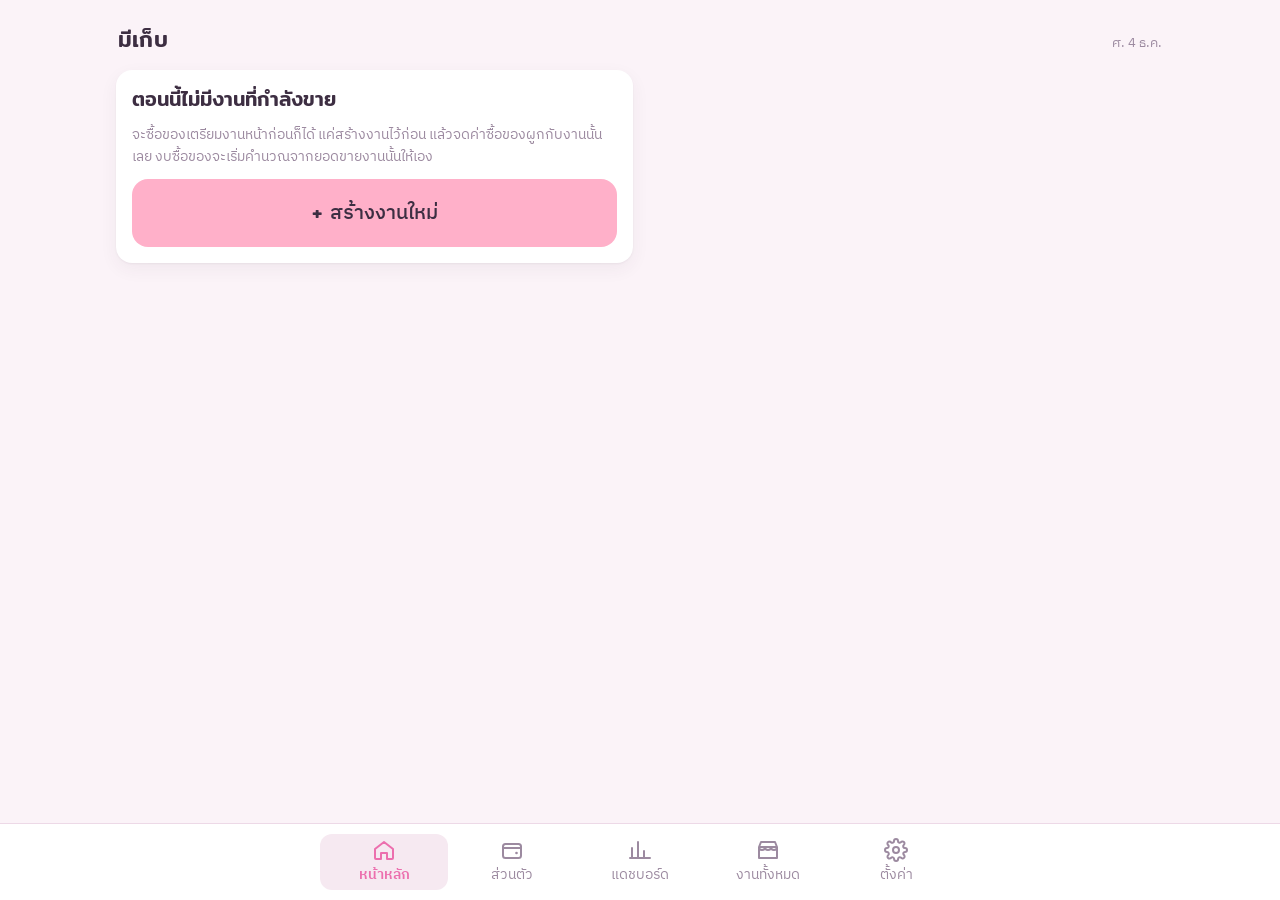
<file: index.html>
<!DOCTYPE html>
<html lang="th">
<head>
<meta charset="UTF-8">
<meta name="viewport" content="width=device-width, initial-scale=1.0, viewport-fit=cover">
<title>มีเก็บ</title>

<link rel="manifest" href="manifest.json">
<meta name="theme-color" content="#EC6FAE">
<meta name="mobile-web-app-capable" content="yes">
<meta name="apple-mobile-web-app-capable" content="yes">
<meta name="apple-mobile-web-app-status-bar-style" content="black-translucent">
<meta name="apple-mobile-web-app-title" content="มีเก็บ">
<link rel="apple-touch-icon" href="icons/apple-touch-icon.png">
<link rel="icon" href="icons/favicon-32.png" sizes="32x32">

<link rel="preconnect" href="https://fonts.googleapis.com">
<link rel="preconnect" href="https://fonts.gstatic.com" crossorigin>
<link rel="stylesheet" href="https://fonts.googleapis.com/css2?family=IBM+Plex+Sans+Thai:wght@400;500;600&family=Mitr:wght@400;500;600&display=swap">
<link rel="stylesheet" href="style.css">
</head>
<body>

<div class="app" id="app"></div>
<nav class="nav" aria-label="เมนู"><div>
  <span class="nav-pill" aria-hidden="true"></span>
  <button data-act="tab" data-tab="home"><svg viewBox="0 0 24 24" fill="none" stroke="currentColor" stroke-width="2" stroke-linecap="round" stroke-linejoin="round"><path d="M3 11l9-7 9 7v9a1 1 0 0 1-1 1h-5v-6H9v6H4a1 1 0 0 1-1-1z"/></svg>หน้าหลัก</button>
  <button data-act="tab" data-tab="ledger"><svg viewBox="0 0 24 24" fill="none" stroke="currentColor" stroke-width="2" stroke-linecap="round" stroke-linejoin="round"><rect x="3" y="6" width="18" height="14" rx="2.5"/><path d="M3 10h18"/><circle cx="16.5" cy="15" r="1.3" fill="currentColor" stroke="none"/></svg>ส่วนตัว</button>
  <button data-act="tab" data-tab="dash"><svg viewBox="0 0 24 24" fill="none" stroke="currentColor" stroke-width="2" stroke-linecap="round" stroke-linejoin="round"><path d="M4 20V10M10 20V4M16 20v-7M22 20H2"/></svg>แดชบอร์ด</button>
  <button data-act="tab" data-tab="events"><svg viewBox="0 0 24 24" fill="none" stroke="currentColor" stroke-width="2" stroke-linecap="round" stroke-linejoin="round"><path d="M3 9l2-5h14l2 5M3 9h18v11H3zM3 9c0 2 1.5 3 3 3s3-1 3-3c0 2 1.5 3 3 3s3-1 3-3c0 2 1.5 3 3 3s3-1 3-3"/></svg>งานทั้งหมด</button>
  <button data-act="tab" data-tab="settings"><svg viewBox="0 0 24 24" fill="none" stroke="currentColor" stroke-width="2" stroke-linecap="round" stroke-linejoin="round"><circle cx="12" cy="12" r="3"/><path d="M19.4 15a1.7 1.7 0 0 0 .3 1.8l.1.1a2 2 0 1 1-2.8 2.8l-.1-.1a1.7 1.7 0 0 0-1.8-.3 1.7 1.7 0 0 0-1 1.5V21a2 2 0 1 1-4 0v-.1a1.7 1.7 0 0 0-1.1-1.5 1.7 1.7 0 0 0-1.8.3l-.1.1a2 2 0 1 1-2.8-2.8l.1-.1a1.7 1.7 0 0 0 .3-1.8 1.7 1.7 0 0 0-1.5-1H3a2 2 0 1 1 0-4h.1a1.7 1.7 0 0 0 1.5-1.1 1.7 1.7 0 0 0-.3-1.8l-.1-.1a2 2 0 1 1 2.8-2.8l.1.1a1.7 1.7 0 0 0 1.8.3H9a1.7 1.7 0 0 0 1-1.5V3a2 2 0 1 1 4 0v.1a1.7 1.7 0 0 0 1 1.5 1.7 1.7 0 0 0 1.8-.3l.1-.1a2 2 0 1 1 2.8 2.8l-.1.1a1.7 1.7 0 0 0-.3 1.8V9a1.7 1.7 0 0 0 1.5 1H21a2 2 0 1 1 0 4h-.1a1.7 1.7 0 0 0-1.5 1z"/></svg>ตั้งค่า</button>
</div></nav>
<div id="sheet-root"></div>

<script src="https://cdnjs.cloudflare.com/ajax/libs/gsap/3.12.5/gsap.min.js"></script>
<script src="app.js"></script>
</body>
</html>
</file>
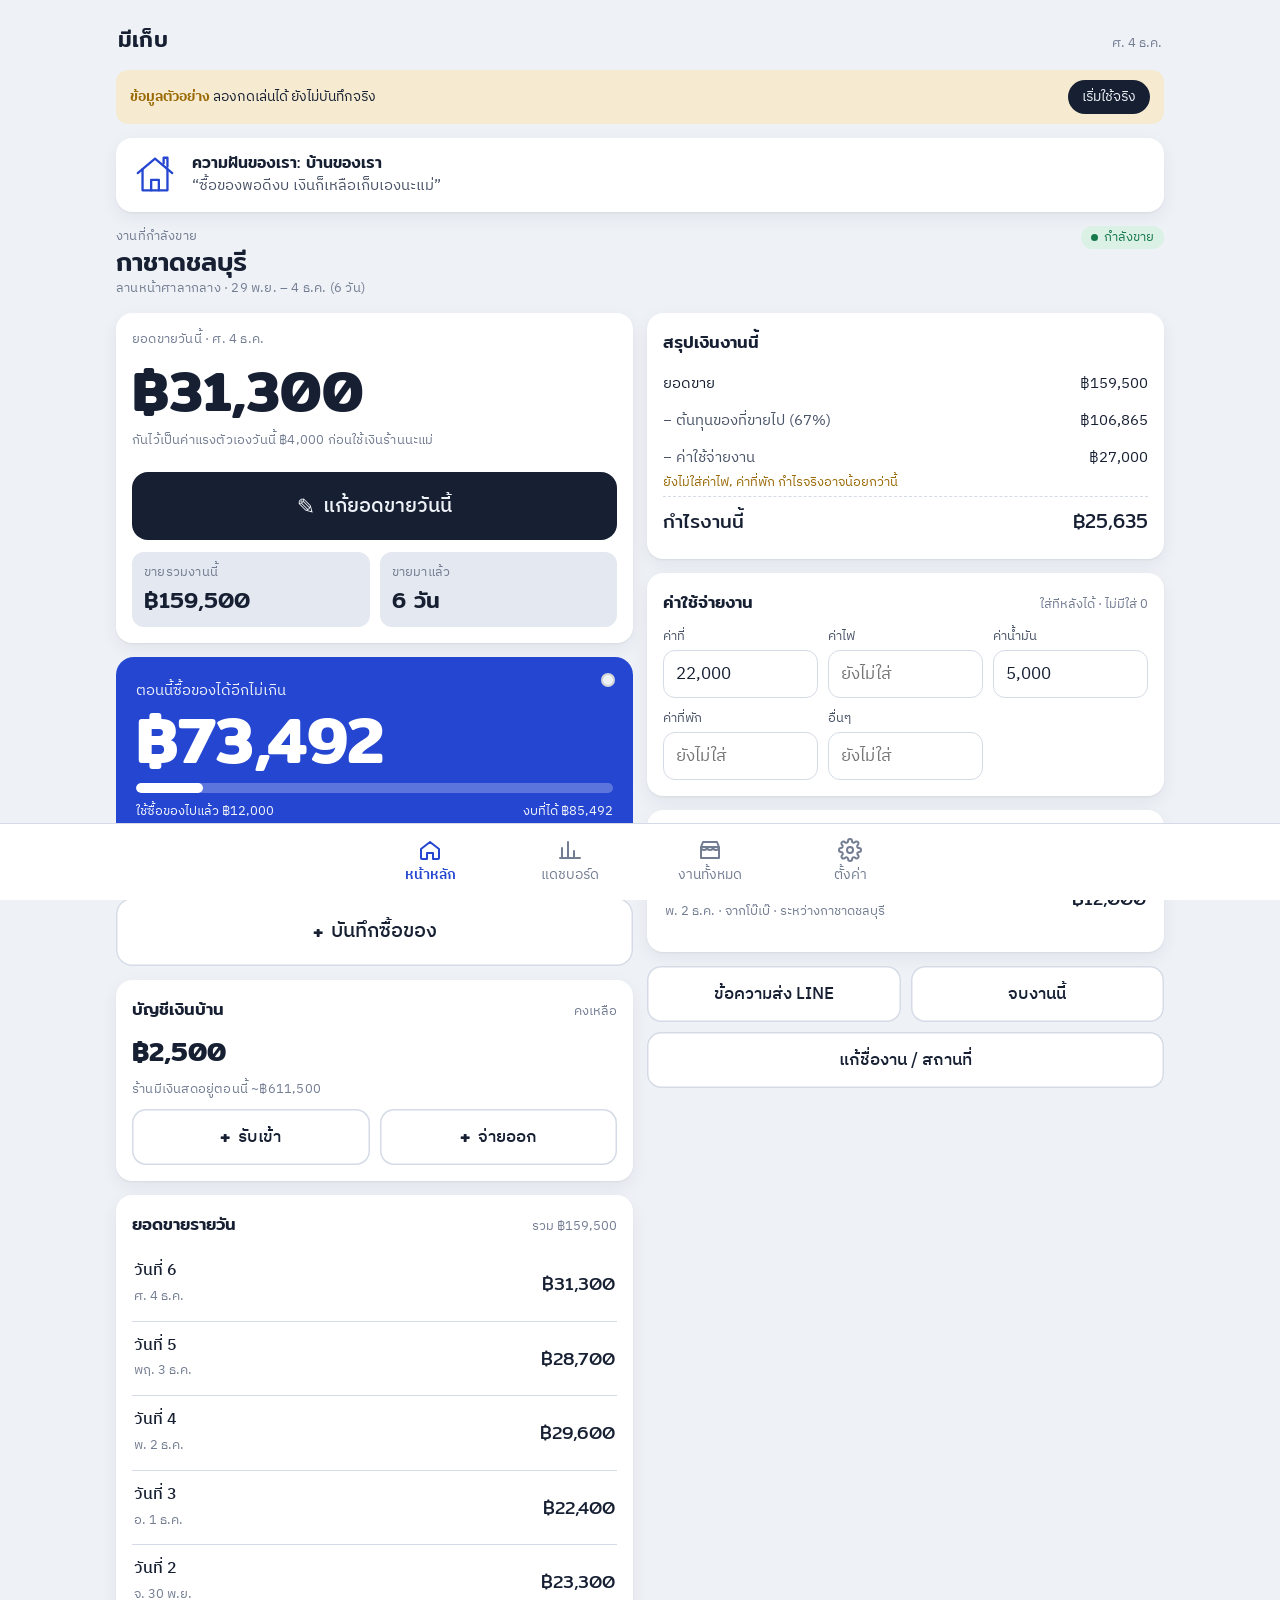
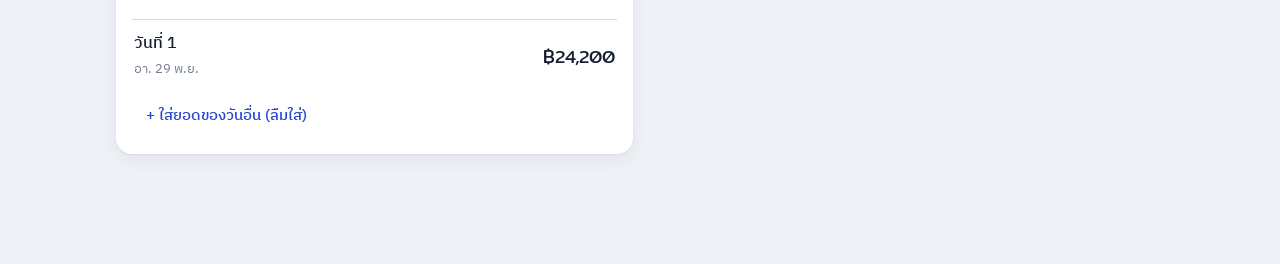
<file: pwa/index.html>
<!DOCTYPE html>
<html lang="th">
<head>
<meta charset="UTF-8">
<meta name="viewport" content="width=device-width, initial-scale=1.0, viewport-fit=cover">
<title>มีเก็บ</title>

<link rel="manifest" href="manifest.json">
<meta name="theme-color" content="#2446D0">
<meta name="mobile-web-app-capable" content="yes">
<meta name="apple-mobile-web-app-capable" content="yes">
<meta name="apple-mobile-web-app-status-bar-style" content="black-translucent">
<meta name="apple-mobile-web-app-title" content="มีเก็บ">
<link rel="apple-touch-icon" href="icons/apple-touch-icon.png">
<link rel="icon" href="icons/favicon-32.png" sizes="32x32">

<link rel="preconnect" href="https://fonts.googleapis.com">
<link rel="preconnect" href="https://fonts.gstatic.com" crossorigin>
<link rel="stylesheet" href="https://fonts.googleapis.com/css2?family=IBM+Plex+Sans+Thai:wght@400;500;600&family=Mitr:wght@400;500;600&display=swap">
<link rel="stylesheet" href="style.css">
</head>
<body>

<div class="app" id="app"></div>
<nav class="nav" aria-label="เมนู"><div>
  <button data-act="tab" data-tab="home"><svg viewBox="0 0 24 24" fill="none" stroke="currentColor" stroke-width="2" stroke-linecap="round" stroke-linejoin="round"><path d="M3 11l9-7 9 7v9a1 1 0 0 1-1 1h-5v-6H9v6H4a1 1 0 0 1-1-1z"/></svg>หน้าหลัก</button>
  <button data-act="tab" data-tab="dash"><svg viewBox="0 0 24 24" fill="none" stroke="currentColor" stroke-width="2" stroke-linecap="round" stroke-linejoin="round"><path d="M4 20V10M10 20V4M16 20v-7M22 20H2"/></svg>แดชบอร์ด</button>
  <button data-act="tab" data-tab="events"><svg viewBox="0 0 24 24" fill="none" stroke="currentColor" stroke-width="2" stroke-linecap="round" stroke-linejoin="round"><path d="M3 9l2-5h14l2 5M3 9h18v11H3zM3 9c0 2 1.5 3 3 3s3-1 3-3c0 2 1.5 3 3 3s3-1 3-3c0 2 1.5 3 3 3s3-1 3-3"/></svg>งานทั้งหมด</button>
  <button data-act="tab" data-tab="settings"><svg viewBox="0 0 24 24" fill="none" stroke="currentColor" stroke-width="2" stroke-linecap="round" stroke-linejoin="round"><circle cx="12" cy="12" r="3"/><path d="M19.4 15a1.7 1.7 0 0 0 .3 1.8l.1.1a2 2 0 1 1-2.8 2.8l-.1-.1a1.7 1.7 0 0 0-1.8-.3 1.7 1.7 0 0 0-1 1.5V21a2 2 0 1 1-4 0v-.1a1.7 1.7 0 0 0-1.1-1.5 1.7 1.7 0 0 0-1.8.3l-.1.1a2 2 0 1 1-2.8-2.8l.1-.1a1.7 1.7 0 0 0 .3-1.8 1.7 1.7 0 0 0-1.5-1H3a2 2 0 1 1 0-4h.1a1.7 1.7 0 0 0 1.5-1.1 1.7 1.7 0 0 0-.3-1.8l-.1-.1a2 2 0 1 1 2.8-2.8l.1.1a1.7 1.7 0 0 0 1.8.3H9a1.7 1.7 0 0 0 1-1.5V3a2 2 0 1 1 4 0v.1a1.7 1.7 0 0 0 1 1.5 1.7 1.7 0 0 0 1.8-.3l.1-.1a2 2 0 1 1 2.8 2.8l-.1.1a1.7 1.7 0 0 0-.3 1.8V9a1.7 1.7 0 0 0 1.5 1H21a2 2 0 1 1 0 4h-.1a1.7 1.7 0 0 0-1.5 1z"/></svg>ตั้งค่า</button>
</div></nav>
<div id="sheet-root"></div>

<script src="app.js"></script>
</body>
</html>
</file>
<file: style.css>
html{color-scheme:light dark}
[hidden]:not([hidden=until-found i]){display:none!important}
img{max-width:100%}
:root{
  --ground:#FBF3F8; --surface:#FFFFFF; --sunk:#F6E9F1; --line:#EDD9E7;
  --ink:#3D2E42; --ink2:#6E5B72; --muted:#9C8AA0;
  --accent:#EC6FAE; --accent-ink:#FFFFFF; --accent-soft:#FFE0EA;
  --accent-btn:#FFB0C9; --accent-btn-ink:var(--ink);
  --home-accent:#8F6FE0; --home-ink:#FFFFFF; --home-soft:#EAE1FB;
  --good:#3FAE81; --good-soft:#DFF5EA; --bad:#F0616E; --bad-soft:#FBE2E4; --warn:#D99A34; --warn-soft:#FBEEDA;
  --tag:#FFFFFF; --shadow:0 1px 2px rgba(61,46,66,.05),0 6px 18px rgba(61,46,66,.06);
  --display:"Mitr","IBM Plex Sans Thai",system-ui,sans-serif;
  --body:"IBM Plex Sans Thai",system-ui,-apple-system,"Thonburi",sans-serif;
}
@media (prefers-color-scheme: dark){
  :root:not([data-theme="light"]){
    --ground:#211722; --surface:#2E222F; --sunk:#3C2E3E; --line:#4C3C4E;
    --ink:#F2E8ED; --ink2:#CBB8CB; --muted:#9C8A9C;
    --accent:#E88FC0; --accent-ink:#3A0A28; --accent-soft:#4A2E42; --accent-btn:#E88FC0; --accent-btn-ink:#3A0A28;
    --home-accent:#B49AE8; --home-ink:#241033; --home-soft:#3A3050;
    --good:#6FCB9F; --good-soft:#1E3A2C; --bad:#E8828C; --bad-soft:#3E2529; --warn:#E0B36A; --warn-soft:#3E3320;
    --tag:#2E222F; --shadow:0 1px 2px rgba(0,0,0,.35);
  }
}
:root[data-theme="dark"]{
  --ground:#211722; --surface:#2E222F; --sunk:#3C2E3E; --line:#4C3C4E;
  --ink:#F2E8ED; --ink2:#CBB8CB; --muted:#9C8A9C;
  --accent:#E88FC0; --accent-ink:#3A0A28; --accent-soft:#4A2E42; --accent-btn:#E88FC0; --accent-btn-ink:#3A0A28;
  --home-accent:#B49AE8; --home-ink:#241033; --home-soft:#3A3050;
  --good:#6FCB9F; --good-soft:#1E3A2C; --bad:#E8828C; --bad-soft:#3E2529; --warn:#E0B36A; --warn-soft:#3E3320;
  --tag:#2E222F; --shadow:0 1px 2px rgba(0,0,0,.35);
}
*{box-sizing:border-box}
body{margin:0;background:var(--ground);color:var(--ink);font-family:var(--body);font-size:16px;line-height:1.55;-webkit-font-smoothing:antialiased}
button,input,select{font:inherit;color:inherit}
button{cursor:pointer}
:focus-visible{outline:3px solid var(--accent);outline-offset:2px}
.num{font-variant-numeric:tabular-nums}
.app{max-width:1080px;margin:0 auto;padding:16px 16px 110px}
.top{display:flex;align-items:baseline;justify-content:space-between;gap:12px;padding:6px 2px 14px}
.top h1{font-family:var(--display);font-weight:500;font-size:22px;margin:0;letter-spacing:.2px}
.top .sub{color:var(--muted);font-size:13px}
.banner{display:flex;flex-wrap:wrap;align-items:center;gap:10px 14px;background:var(--warn-soft);color:var(--ink);border-radius:12px;padding:10px 14px;margin-bottom:14px;font-size:14px}
.banner b{color:var(--warn)}
.banner button{margin-left:auto;background:var(--accent-btn);color:var(--accent-btn-ink);border:0;border-radius:999px;padding:6px 14px;font-size:14px}

.grid{display:grid;gap:14px}
@media (min-width:820px){ .grid.home{grid-template-columns:1.05fr 1fr;align-items:start} }
.col{display:grid;gap:14px}
.card{background:var(--surface);border-radius:16px;padding:16px;box-shadow:var(--shadow)}
.h2{font-family:var(--display);font-weight:500;font-size:17px;margin:0 0 10px;display:flex;justify-content:space-between;align-items:baseline;gap:8px}
.h2 small{font-family:var(--body);font-weight:400;font-size:13px;color:var(--muted)}
.label{font-size:13px;color:var(--muted);letter-spacing:.2px}

/* hang-tag hero */
.tag{position:relative;background:var(--accent-soft);color:var(--ink);border-radius:18px;padding:22px 20px 18px 20px;overflow:hidden}
.tag.over{background:var(--bad);color:var(--accent-ink)}
.tag.home{background:var(--home-soft);color:var(--ink)}
.tag.home.over{background:var(--bad);color:var(--accent-ink)}
.tag::before{content:"";position:absolute;top:16px;right:18px;width:14px;height:14px;border-radius:50%;background:var(--surface);box-shadow:inset 0 0 0 2px rgba(0,0,0,.08)}
.tag .k{font-size:15px;opacity:.92}
.tag .big{font-family:var(--display);font-weight:600;font-size:clamp(44px,11vw,64px);line-height:1.05;margin:4px 0 10px;letter-spacing:-.5px}
.meter{height:10px;border-radius:99px;background:color-mix(in srgb, currentColor 25%, transparent);overflow:hidden}
.meter i{display:block;height:100%;border-radius:99px;background:currentColor}
.tag .row{display:flex;justify-content:space-between;gap:10px;font-size:13px;margin-top:8px;opacity:.95}
.tag .rule{margin-top:12px;padding-top:10px;border-top:1px dashed color-mix(in srgb, currentColor 35%, transparent);font-size:14px}

.actions{display:grid;grid-template-columns:1fr 1fr;gap:10px}
.btn{display:flex;align-items:center;justify-content:center;gap:8px;min-height:56px;border-radius:14px;border:0;font-size:17px;font-weight:500;padding:10px 14px;text-align:center}
.btn.primary{background:var(--accent-btn);color:var(--accent-btn-ink)}
.btn.soft{background:var(--surface);color:var(--ink);box-shadow:inset 0 0 0 1.5px var(--line)}
.btn.wide{grid-column:1/-1}
.btn.ghost{background:transparent;color:var(--accent);min-height:44px;font-size:15px}
.btn.danger{background:transparent;color:var(--bad);min-height:44px;font-size:15px}
.btn.huge-btn{min-height:68px;font-size:20px;width:100%;border-radius:16px}
.today{font-family:var(--display);font-weight:600;font-size:clamp(40px,10vw,56px);line-height:1.1}
.today.none{color:var(--muted);font-size:30px;font-weight:500}
.btn .plus{font-family:var(--display);font-size:22px;line-height:1}

.live{display:grid;gap:12px}
.live .name{font-family:var(--display);font-size:20px;font-weight:500;line-height:1.3}
.live .meta{color:var(--muted);font-size:14px}
.pair{display:grid;grid-template-columns:1fr 1fr;gap:10px}
.stat{background:var(--sunk);border-radius:12px;padding:10px 12px}
.stat .v{font-family:var(--display);font-size:22px;font-weight:500}
.stat .v.good{color:var(--good)} .stat .v.bad{color:var(--bad)}

.pill{display:inline-flex;align-items:center;gap:6px;font-size:12.5px;padding:2px 10px;border-radius:999px;white-space:nowrap}
.pill.open{background:var(--good-soft);color:var(--good)}
.pill.open::before{content:"";width:7px;height:7px;border-radius:50%;background:currentColor}
.pill.closed{background:var(--sunk);color:var(--ink2)}
.pill.warn{background:var(--warn-soft);color:var(--warn)}

.list{display:grid}
.item{display:flex;align-items:center;gap:12px;padding:12px 2px;border-top:1px solid var(--line);background:none;border-left:0;border-right:0;border-bottom:0;width:100%;text-align:left}
.item:first-child{border-top:0}
.item .grow{flex:1;min-width:0}
.item .t{font-weight:500;overflow-wrap:anywhere}
.item .s{font-size:13px;color:var(--muted)}
.item .amt{font-family:var(--display);font-size:18px;white-space:nowrap}
.item .chev{color:var(--muted);font-size:20px}
.empty{color:var(--muted);font-size:14px;padding:8px 0}

/* chart */
.bars{display:grid;gap:10px}
.bar{background:none;border:0;padding:2px 0;width:100%;text-align:left;display:grid;grid-template-columns:minmax(90px,38%) 1fr;gap:10px;align-items:center}
.bar .n{font-size:14px;overflow:hidden;text-overflow:ellipsis;white-space:nowrap}
.track{position:relative;height:26px}
.track .zero{position:absolute;top:-3px;bottom:-3px;width:1px;background:var(--line)}
.track .fill{position:absolute;top:3px;height:20px;background:var(--accent);border-radius:0 4px 4px 0}
.track .fill.neg{background:var(--bad);border-radius:4px 0 0 4px}
.track .val{position:absolute;top:2px;font-size:13px;color:var(--ink2);white-space:nowrap}
.bar:hover .fill{filter:brightness(1.08)}

/* receipt ledger */
.ledger{display:grid;gap:0;font-size:15px}
.ledger .r{display:flex;justify-content:space-between;gap:12px;padding:7px 0}
.ledger .r span:last-child{white-space:nowrap}
.ledger .r.minus span:first-child{color:var(--ink2)}
.ledger .r.total{border-top:1.5px dashed var(--line);margin-top:4px;padding-top:10px;font-family:var(--display);font-size:19px}
.ledger .note{font-size:12.5px;color:var(--muted);margin-top:-4px}

.costs{display:grid;grid-template-columns:repeat(auto-fit,minmax(140px,1fr));gap:10px}
.field{display:grid;gap:4px}
.field label{font-size:13px;color:var(--ink2)}
.in{width:100%;min-height:48px;border-radius:12px;border:1.5px solid var(--line);background:var(--surface);padding:8px 12px;font-size:17px}
.in:focus{border-color:var(--accent);outline:none}
.in.huge{font-family:var(--display);font-size:34px;min-height:70px;text-align:right;font-variant-numeric:tabular-nums}
.chips{display:flex;flex-wrap:wrap;gap:8px}
.chip{border:1.5px solid var(--line);background:var(--surface);border-radius:999px;padding:6px 14px;font-size:15px}
.chip[aria-pressed="true"]{background:var(--accent-btn);color:var(--accent-btn-ink);border-color:var(--accent-btn)}
.seg{display:flex;border-radius:12px;overflow:hidden;box-shadow:inset 0 0 0 1.5px var(--line)}
.seg-btn{flex:1;padding:12px;font-size:16px;background:var(--surface);border:0;text-align:center}
.seg-btn[aria-pressed="true"]{background:var(--accent-btn);color:var(--accent-btn-ink)}

.back{display:inline-flex;align-items:center;gap:6px;background:none;border:0;color:var(--accent);font-size:15px;padding:6px 0;margin-bottom:6px}
.dhead{display:flex;flex-wrap:wrap;justify-content:space-between;align-items:flex-start;gap:10px;margin-bottom:14px}
.dhead h2{font-family:var(--display);font-weight:500;font-size:26px;line-height:1.25;margin:0;text-wrap:balance}
@media (min-width:820px){ .grid.detail{grid-template-columns:1fr 1fr;align-items:start} }

/* nav */
.nav{position:fixed;left:0;right:0;bottom:0;background:var(--surface);border-top:1px solid var(--line);display:flex;justify-content:center;padding:6px 8px calc(6px + env(safe-area-inset-bottom));z-index:5}
.nav div{display:grid;grid-template-columns:repeat(5,1fr);width:100%;max-width:640px;position:relative}
.nav-pill{position:absolute;top:4px;bottom:4px;left:0;width:20%;border-radius:12px;background:var(--sunk);z-index:0}
.nav button{position:relative;z-index:1;background:none;border:0;padding:8px 4px;font-size:14px;color:var(--muted);display:grid;justify-items:center;gap:2px;border-radius:10px}
.nav button svg{width:24px;height:24px}
.nav button[aria-current="page"]{color:var(--accent);font-weight:600}
.nav button[data-tab="ledger"][aria-current="page"]{color:var(--home-accent)}

/* sheet */
.scrim{position:fixed;inset:0;background:rgba(10,14,24,.45);z-index:10;display:flex;align-items:flex-end;justify-content:center}
.sheet{background:var(--ground);width:100%;max-width:560px;max-height:92vh;overflow:auto;border-radius:22px 22px 0 0;padding:10px 18px calc(20px + env(safe-area-inset-bottom));display:grid;gap:14px}
@media (min-width:700px){ .scrim{align-items:center} .sheet{border-radius:22px} }
.sheet .grab{width:44px;height:5px;border-radius:9px;background:var(--line);margin:2px auto 0}
.sheet h3{font-family:var(--display);font-weight:500;font-size:21px;margin:0}
.hint{font-size:14px;border-radius:12px;padding:10px 12px}
.hint.good{background:var(--good-soft);color:var(--good)}
.hint.bad{background:var(--bad-soft);color:var(--bad)}
.hint.info{background:var(--sunk);color:var(--ink2)}
.hint.ok{background:var(--good-soft);color:var(--good)}
.sheet .foot{display:grid;grid-template-columns:1fr 2fr;gap:10px}
details summary{cursor:pointer;color:var(--accent);font-size:15px;padding:4px 0}
textarea.in{min-height:170px;font-size:15px;line-height:1.5}

.toast{position:fixed;left:50%;bottom:90px;transform:translateX(-50%);background:var(--ink);color:var(--ground);padding:10px 18px;border-radius:999px;font-size:15px;z-index:20;box-shadow:var(--shadow)}
.set p{color:var(--ink2);font-size:14px;margin:4px 0 0}
.formula{font-family:var(--display);font-size:18px;background:var(--accent-soft);border-radius:12px;padding:12px 14px;margin-top:6px}
.mini-num{font-family:var(--display);font-weight:600;font-size:26px;margin:2px 0 10px}
.mini-num.bad{color:var(--bad)}
.mtable{width:100%;border-collapse:collapse;font-size:14px}
.mtable th{font-weight:400;color:var(--muted);font-size:12.5px;text-align:right;padding:6px 0 6px 8px}
.mtable th:first-child,.mtable td:first-child{text-align:left;padding-left:0}
.mtable td{padding:8px 0 8px 8px;border-top:1px solid var(--line);text-align:right;white-space:nowrap}
.mtable td.bad{color:var(--bad)} .mtable td.good{color:var(--good)}
</file>
<file: pwa/style.css>
html{color-scheme:light dark}
[hidden]:not([hidden=until-found i]){display:none!important}
img{max-width:100%}
:root{
  --ground:#EEF1F6; --surface:#FFFFFF; --sunk:#E4E8F0; --line:#D5DBE6;
  --ink:#172033; --ink2:#4A5468; --muted:#737D92;
  --accent:#2446D0; --accent-ink:#FFFFFF; --accent-soft:#DDE4FB;
  --good:#16794B; --good-soft:#DCF1E6; --bad:#C2352A; --bad-soft:#F8E0DD; --warn:#9A6A06; --warn-soft:#F6EBD0;
  --tag:#FFFFFF; --shadow:0 1px 2px rgba(23,32,51,.06),0 6px 18px rgba(23,32,51,.06);
  --display:"Mitr","IBM Plex Sans Thai",system-ui,sans-serif;
  --body:"IBM Plex Sans Thai",system-ui,-apple-system,"Thonburi",sans-serif;
}
@media (prefers-color-scheme: dark){
  :root:not([data-theme="light"]){
    --ground:#0F131C; --surface:#181E2B; --sunk:#222938; --line:#2E3647;
    --ink:#E8ECF4; --ink2:#B3BBCB; --muted:#8891A5;
    --accent:#7E97FF; --accent-ink:#0F131C; --accent-soft:#232C4A;
    --good:#56C68E; --good-soft:#15301F; --bad:#FF8577; --bad-soft:#3A1D1A; --warn:#E3B04B; --warn-soft:#342A12;
    --tag:#181E2B; --shadow:0 1px 2px rgba(0,0,0,.3);
  }
}
:root[data-theme="dark"]{
  --ground:#0F131C; --surface:#181E2B; --sunk:#222938; --line:#2E3647;
  --ink:#E8ECF4; --ink2:#B3BBCB; --muted:#8891A5;
  --accent:#7E97FF; --accent-ink:#0F131C; --accent-soft:#232C4A;
  --good:#56C68E; --good-soft:#15301F; --bad:#FF8577; --bad-soft:#3A1D1A; --warn:#E3B04B; --warn-soft:#342A12;
  --tag:#181E2B; --shadow:0 1px 2px rgba(0,0,0,.3);
}
*{box-sizing:border-box}
body{margin:0;background:var(--ground);color:var(--ink);font-family:var(--body);font-size:16px;line-height:1.55;-webkit-font-smoothing:antialiased}
button,input,select{font:inherit;color:inherit}
button{cursor:pointer}
:focus-visible{outline:3px solid var(--accent);outline-offset:2px}
.num{font-variant-numeric:tabular-nums}
.app{max-width:1080px;margin:0 auto;padding:16px 16px 110px}
.top{display:flex;align-items:baseline;justify-content:space-between;gap:12px;padding:6px 2px 14px}
.top h1{font-family:var(--display);font-weight:500;font-size:22px;margin:0;letter-spacing:.2px}
.top .sub{color:var(--muted);font-size:13px}
.banner{display:flex;flex-wrap:wrap;align-items:center;gap:10px 14px;background:var(--warn-soft);color:var(--ink);border-radius:12px;padding:10px 14px;margin-bottom:14px;font-size:14px}
.banner b{color:var(--warn)}
.banner button{margin-left:auto;background:var(--ink);color:var(--ground);border:0;border-radius:999px;padding:6px 14px;font-size:14px}

.grid{display:grid;gap:14px}
@media (min-width:820px){ .grid.home{grid-template-columns:1.05fr 1fr;align-items:start} }
.col{display:grid;gap:14px}
.card{background:var(--surface);border-radius:16px;padding:16px;box-shadow:var(--shadow)}
.h2{font-family:var(--display);font-weight:500;font-size:17px;margin:0 0 10px;display:flex;justify-content:space-between;align-items:baseline;gap:8px}
.h2 small{font-family:var(--body);font-weight:400;font-size:13px;color:var(--muted)}
.label{font-size:13px;color:var(--muted);letter-spacing:.2px}

/* hang-tag hero */
.tag{position:relative;background:var(--accent);color:var(--accent-ink);border-radius:18px;padding:22px 20px 18px 20px;overflow:hidden}
.tag.over{background:var(--bad);color:var(--accent-ink)}
.tag.home{background:var(--ink);color:var(--ground)}
.tag.home.over{background:var(--bad);color:var(--accent-ink)}
.tag::before{content:"";position:absolute;top:16px;right:18px;width:14px;height:14px;border-radius:50%;background:var(--ground);box-shadow:inset 0 0 0 2px rgba(0,0,0,.12)}
.tag .k{font-size:15px;opacity:.92}
.tag .big{font-family:var(--display);font-weight:600;font-size:clamp(44px,11vw,64px);line-height:1.05;margin:4px 0 10px;letter-spacing:-.5px}
.meter{height:10px;border-radius:99px;background:color-mix(in srgb, currentColor 25%, transparent);overflow:hidden}
.meter i{display:block;height:100%;border-radius:99px;background:currentColor}
.tag .row{display:flex;justify-content:space-between;gap:10px;font-size:13px;margin-top:8px;opacity:.95}
.tag .rule{margin-top:12px;padding-top:10px;border-top:1px dashed color-mix(in srgb, currentColor 35%, transparent);font-size:14px}

.actions{display:grid;grid-template-columns:1fr 1fr;gap:10px}
.btn{display:flex;align-items:center;justify-content:center;gap:8px;min-height:56px;border-radius:14px;border:0;font-size:17px;font-weight:500;padding:10px 14px;text-align:center}
.btn.primary{background:var(--ink);color:var(--ground)}
.btn.soft{background:var(--surface);color:var(--ink);box-shadow:inset 0 0 0 1.5px var(--line)}
.btn.wide{grid-column:1/-1}
.btn.ghost{background:transparent;color:var(--accent);min-height:44px;font-size:15px}
.btn.danger{background:transparent;color:var(--bad);min-height:44px;font-size:15px}
.btn.huge-btn{min-height:68px;font-size:20px;width:100%;border-radius:16px}
.today{font-family:var(--display);font-weight:600;font-size:clamp(40px,10vw,56px);line-height:1.1}
.today.none{color:var(--muted);font-size:30px;font-weight:500}
.btn .plus{font-family:var(--display);font-size:22px;line-height:1}

.live{display:grid;gap:12px}
.live .name{font-family:var(--display);font-size:20px;font-weight:500;line-height:1.3}
.live .meta{color:var(--muted);font-size:14px}
.pair{display:grid;grid-template-columns:1fr 1fr;gap:10px}
.stat{background:var(--sunk);border-radius:12px;padding:10px 12px}
.stat .v{font-family:var(--display);font-size:22px;font-weight:500}
.stat .v.good{color:var(--good)} .stat .v.bad{color:var(--bad)}

.pill{display:inline-flex;align-items:center;gap:6px;font-size:12.5px;padding:2px 10px;border-radius:999px;white-space:nowrap}
.pill.open{background:var(--good-soft);color:var(--good)}
.pill.open::before{content:"";width:7px;height:7px;border-radius:50%;background:currentColor}
.pill.closed{background:var(--sunk);color:var(--ink2)}
.pill.warn{background:var(--warn-soft);color:var(--warn)}

.list{display:grid}
.item{display:flex;align-items:center;gap:12px;padding:12px 2px;border-top:1px solid var(--line);background:none;border-left:0;border-right:0;border-bottom:0;width:100%;text-align:left}
.item:first-child{border-top:0}
.item .grow{flex:1;min-width:0}
.item .t{font-weight:500;overflow-wrap:anywhere}
.item .s{font-size:13px;color:var(--muted)}
.item .amt{font-family:var(--display);font-size:18px;white-space:nowrap}
.item .chev{color:var(--muted);font-size:20px}
.empty{color:var(--muted);font-size:14px;padding:8px 0}

/* chart */
.bars{display:grid;gap:10px}
.bar{background:none;border:0;padding:2px 0;width:100%;text-align:left;display:grid;grid-template-columns:minmax(90px,38%) 1fr;gap:10px;align-items:center}
.bar .n{font-size:14px;overflow:hidden;text-overflow:ellipsis;white-space:nowrap}
.track{position:relative;height:26px}
.track .zero{position:absolute;top:-3px;bottom:-3px;width:1px;background:var(--line)}
.track .fill{position:absolute;top:3px;height:20px;background:var(--accent);border-radius:0 4px 4px 0}
.track .fill.neg{background:var(--bad);border-radius:4px 0 0 4px}
.track .val{position:absolute;top:2px;font-size:13px;color:var(--ink2);white-space:nowrap}
.bar:hover .fill{filter:brightness(1.08)}

/* receipt ledger */
.ledger{display:grid;gap:0;font-size:15px}
.ledger .r{display:flex;justify-content:space-between;gap:12px;padding:7px 0}
.ledger .r span:last-child{white-space:nowrap}
.ledger .r.minus span:first-child{color:var(--ink2)}
.ledger .r.total{border-top:1.5px dashed var(--line);margin-top:4px;padding-top:10px;font-family:var(--display);font-size:19px}
.ledger .note{font-size:12.5px;color:var(--muted);margin-top:-4px}

.costs{display:grid;grid-template-columns:repeat(auto-fit,minmax(140px,1fr));gap:10px}
.field{display:grid;gap:4px}
.field label{font-size:13px;color:var(--ink2)}
.in{width:100%;min-height:48px;border-radius:12px;border:1.5px solid var(--line);background:var(--surface);padding:8px 12px;font-size:17px}
.in:focus{border-color:var(--accent);outline:none}
.in.huge{font-family:var(--display);font-size:34px;min-height:70px;text-align:right;font-variant-numeric:tabular-nums}
.chips{display:flex;flex-wrap:wrap;gap:8px}
.chip{border:1.5px solid var(--line);background:var(--surface);border-radius:999px;padding:6px 14px;font-size:15px}
.chip[aria-pressed="true"]{background:var(--ink);color:var(--ground);border-color:var(--ink)}
.seg{display:flex;border-radius:12px;overflow:hidden;box-shadow:inset 0 0 0 1.5px var(--line)}
.seg-btn{flex:1;padding:12px;font-size:16px;background:var(--surface);border:0;text-align:center}
.seg-btn[aria-pressed="true"]{background:var(--ink);color:var(--ground)}

.back{display:inline-flex;align-items:center;gap:6px;background:none;border:0;color:var(--accent);font-size:15px;padding:6px 0;margin-bottom:6px}
.dhead{display:flex;flex-wrap:wrap;justify-content:space-between;align-items:flex-start;gap:10px;margin-bottom:14px}
.dhead h2{font-family:var(--display);font-weight:500;font-size:26px;line-height:1.25;margin:0;text-wrap:balance}
@media (min-width:820px){ .grid.detail{grid-template-columns:1fr 1fr;align-items:start} }

/* nav */
.nav{position:fixed;left:0;right:0;bottom:0;background:var(--surface);border-top:1px solid var(--line);display:flex;justify-content:center;padding:6px 8px calc(6px + env(safe-area-inset-bottom));z-index:5}
.nav div{display:grid;grid-template-columns:repeat(4,1fr);width:100%;max-width:560px}
.nav button{background:none;border:0;padding:8px 4px;font-size:14px;color:var(--muted);display:grid;justify-items:center;gap:2px;border-radius:10px}
.nav button svg{width:24px;height:24px}
.nav button[aria-current="page"]{color:var(--accent);font-weight:600}

/* sheet */
.scrim{position:fixed;inset:0;background:rgba(10,14,24,.45);z-index:10;display:flex;align-items:flex-end;justify-content:center}
.sheet{background:var(--ground);width:100%;max-width:560px;max-height:92vh;overflow:auto;border-radius:22px 22px 0 0;padding:10px 18px calc(20px + env(safe-area-inset-bottom));display:grid;gap:14px}
@media (min-width:700px){ .scrim{align-items:center} .sheet{border-radius:22px} }
.sheet .grab{width:44px;height:5px;border-radius:9px;background:var(--line);margin:2px auto 0}
.sheet h3{font-family:var(--display);font-weight:500;font-size:21px;margin:0}
.hint{font-size:14px;border-radius:12px;padding:10px 12px}
.hint.good{background:var(--good-soft);color:var(--good)}
.hint.bad{background:var(--bad-soft);color:var(--bad)}
.hint.info{background:var(--sunk);color:var(--ink2)}
.sheet .foot{display:grid;grid-template-columns:1fr 2fr;gap:10px}
details summary{cursor:pointer;color:var(--accent);font-size:15px;padding:4px 0}
textarea.in{min-height:170px;font-size:15px;line-height:1.5}

.toast{position:fixed;left:50%;bottom:90px;transform:translateX(-50%);background:var(--ink);color:var(--ground);padding:10px 18px;border-radius:999px;font-size:15px;z-index:20;box-shadow:var(--shadow)}
.set p{color:var(--ink2);font-size:14px;margin:4px 0 0}
.formula{font-family:var(--display);font-size:18px;background:var(--accent-soft);border-radius:12px;padding:12px 14px;margin-top:6px}
.mini-num{font-family:var(--display);font-weight:600;font-size:26px;margin:2px 0 10px}
.mini-num.bad{color:var(--bad)}
.dream{display:flex;gap:14px;align-items:center;background:var(--surface);border-radius:16px;padding:14px 16px;box-shadow:var(--shadow);margin-bottom:14px}
.dream svg{flex:none;width:46px;height:46px;color:var(--accent)}
.dream .d-title{font-family:var(--display);font-weight:500;font-size:16px;line-height:1.3}
.dream .d-msg{font-size:15px;color:var(--ink2);line-height:1.45;margin-top:2px}
.mtable{width:100%;border-collapse:collapse;font-size:14px}
.mtable th{font-weight:400;color:var(--muted);font-size:12.5px;text-align:right;padding:6px 0 6px 8px}
.mtable th:first-child,.mtable td:first-child{text-align:left;padding-left:0}
.mtable td{padding:8px 0 8px 8px;border-top:1px solid var(--line);text-align:right;white-space:nowrap}
.mtable td.bad{color:var(--bad)} .mtable td.good{color:var(--good)}
textarea.in.notes{min-height:130px}
@media (prefers-reduced-motion:no-preference){ .sheet{animation:up .22s ease-out} @keyframes up{from{transform:translateY(24px);opacity:.6}to{transform:none;opacity:1}} }
</file>
